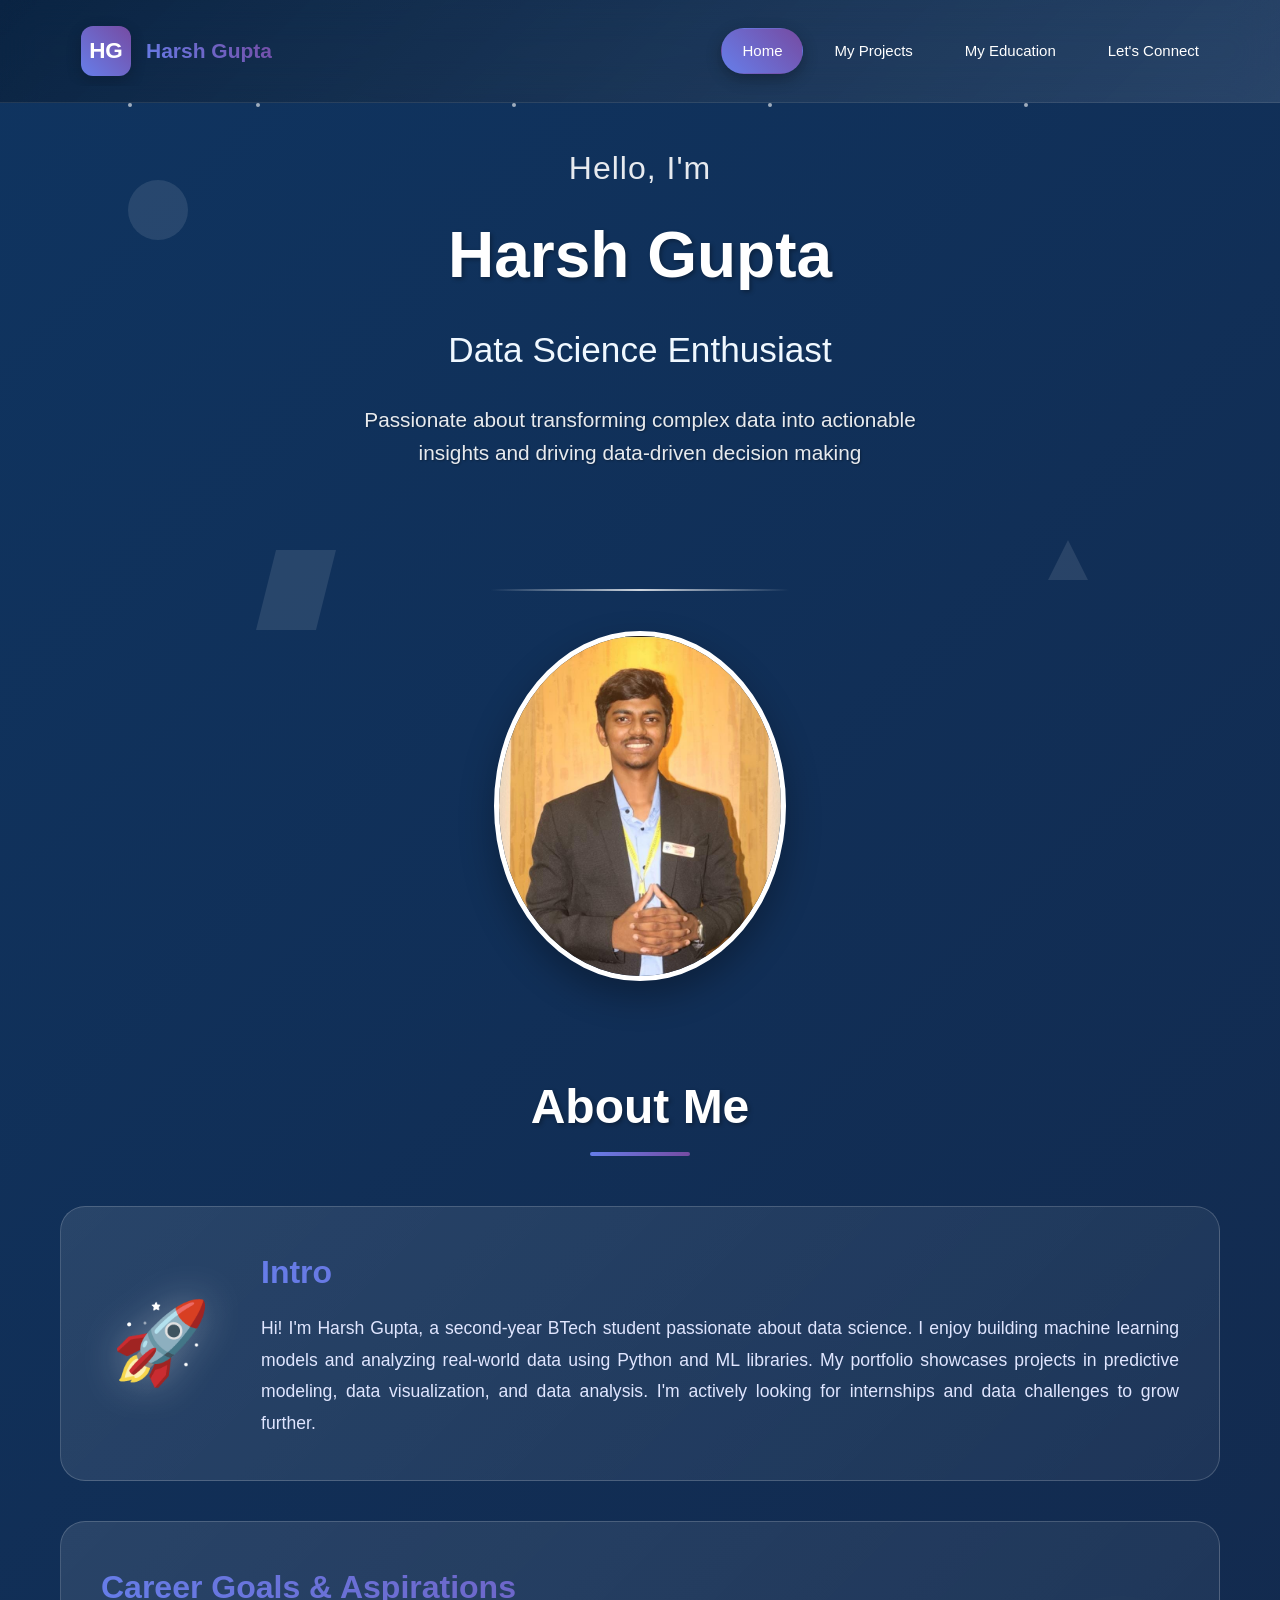
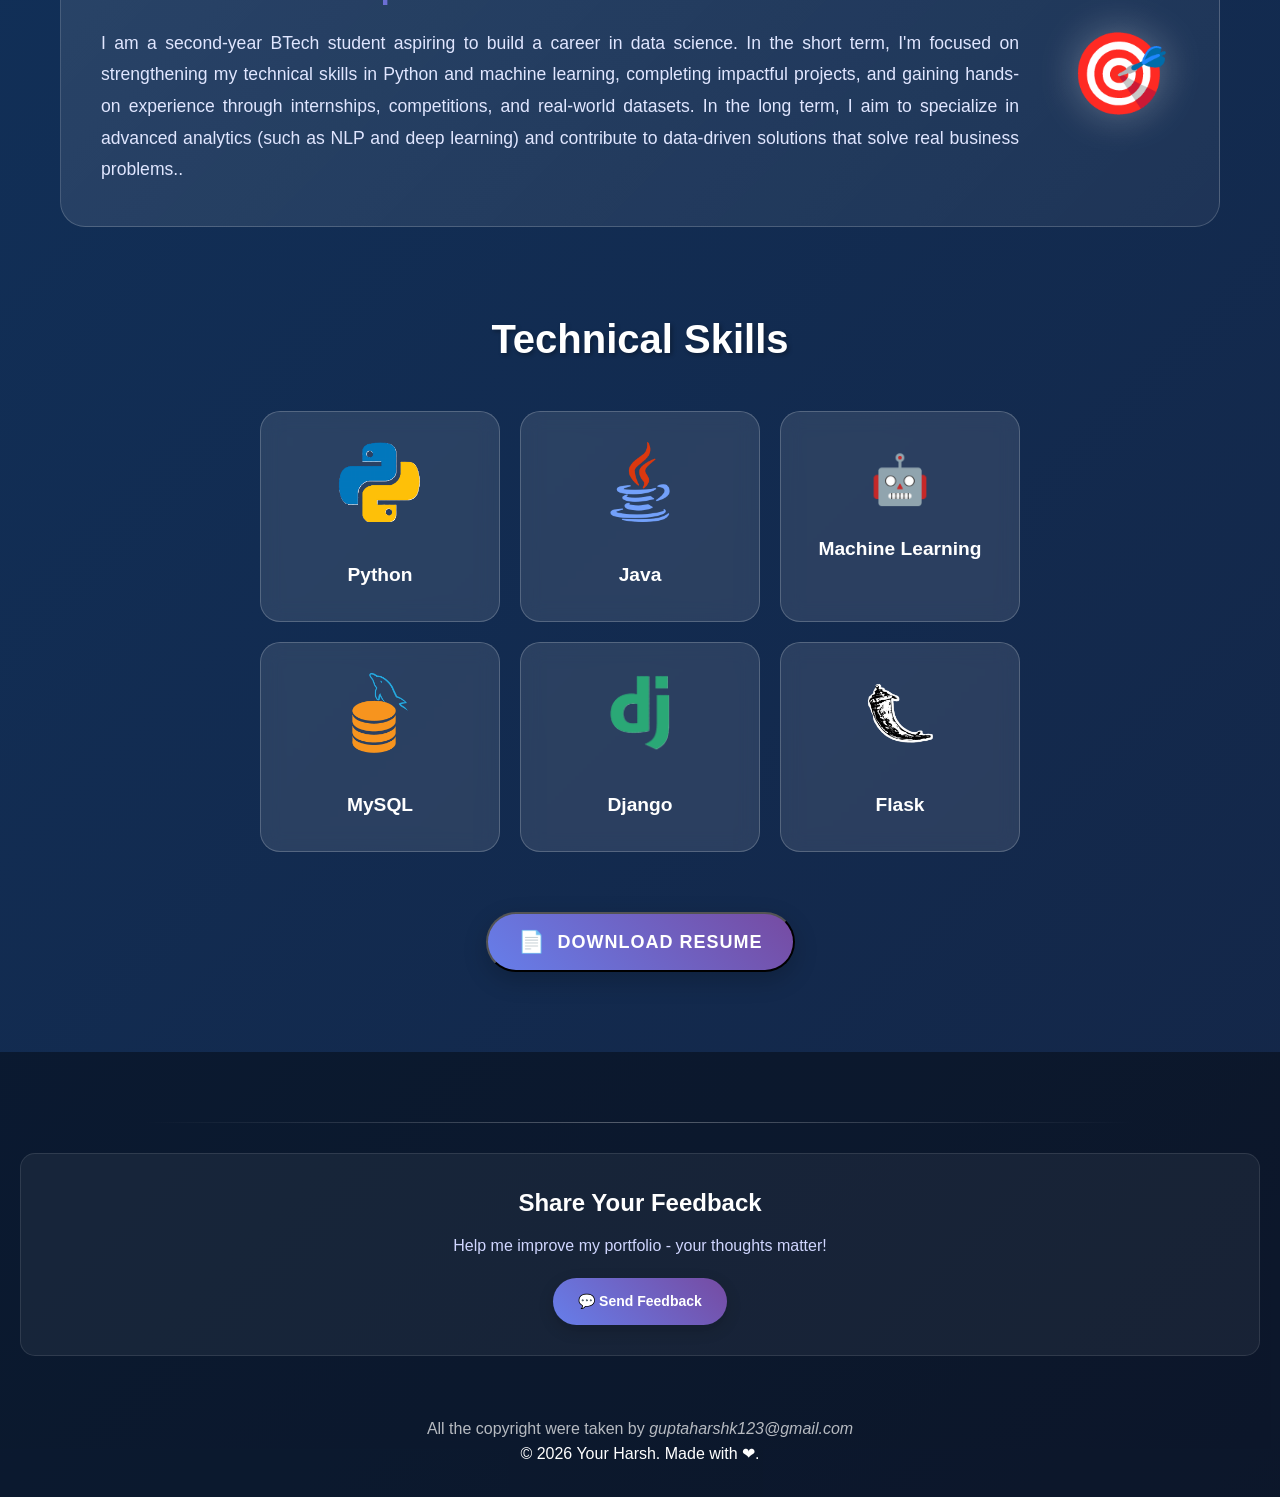
<file: index.html>
<!doctype html>
<html lang="en">
  <head>
    <meta charset="UTF-8" />
    <meta name="viewport" content="width=device-width, initial-scale=1.0" />
    <title>Harsh Gupta Portfolio</title>
    <link rel="stylesheet" href="styles.css" />
  </head>

  <body>
    <div class="floating-shapes">
      <div class="shape"></div>
      <div class="shape"></div>
      <div class="shape"></div>
    </div>

    <header>
      <div class="header-container">
        <a href="index.html" class="logo">
          <div class="logo-icon">HG</div>
          <div class="logo-text">
            <h1 class="logo-name">Harsh Gupta</h1>
            <p class="logo-subtitle"></p>
          </div>
        </a>
        <nav>
          <a href="index.html" class="active">Home</a>
          <a href="project.html">My Projects</a>
          <a href="Education.htm">My Education</a>
          <a href="contact.html">Let's Connect</a>
        </nav>
      </div>
    </header>

    <main>
      <section class="hero">
        <div class="hero-particles">
          <div class="particle"></div>
          <div class="particle"></div>
          <div class="particle"></div>
          <div class="particle"></div>
          <div class="particle"></div>
        </div>
        <div class="hero-content">
          <p class="hero-greeting animate-slide-up" style="font-size: 32px">Hello, I'm</p>
          <h1 class="animate-fade-in">Harsh Gupta</h1>
          <h2 class="typing-animation animate-slide-left">Data Science Enthusiast</h2>
          <p class="hero-description animate-slide-up-delay">
            Passionate about transforming complex data into actionable insights
            and driving data-driven decision making
          </p>
        </div>
      </section>

      <hr />

      <section class="profile">
        <img
          src="Harsh profile pic.jpeg"
          height="350px"
          alt="Harsh Gupta - Data Science Enthusiast"
        />
      </section>

      <section class="about-me">
        <h3>About Me</h3>
        <div class="about-content">
          <div class="about-card">
            <div class="about-icon">🚀</div>
            <div class="about-text">
              <h4>Intro</h4>
              <p>
                Hi! I'm Harsh Gupta, a second-year BTech student passionate
                about data science. I enjoy building machine learning models and
                analyzing real-world data using Python and ML libraries. My
                portfolio showcases projects in predictive modeling, data
                visualization, and data analysis. I'm actively looking for
                internships and data challenges to grow further.
              </p>
            </div>
          </div>

          <div class="about-card">
            <div class="about-icon">🎯</div>
            <div class="about-text">
              <h4>Career Goals & Aspirations</h4>
              <p>
                I am a second-year BTech student aspiring to build a career in
                data science. In the short term, I'm focused on strengthening my
                technical skills in Python and machine learning, completing
                impactful projects, and gaining hands-on experience through
                internships, competitions, and real-world datasets. In the long
                term, I aim to specialize in advanced analytics (such as NLP and
                deep learning) and contribute to data-driven solutions that
                solve real business problems..
              </p>
            </div>
          </div>

          
      </section>

      <section class="skills" id="skills">
        <h3>Technical Skills</h3>
        <div class="skills-grid">
          <div class="skill-item" data-skill="Python">
            <div class="skill-icon">
              <img src="pyn.png" height="80px" alt="Python" />
            </div>
            <span>Python</span>
          </div>
          <div class="skill-item" data-skill="Data Analysis">
            <div class="skill-icon">
              <img src="java.png" height="80px" alt="Java" />
            </div>
            <span>Java</span>
          </div>
          <div class="skill-item" data-skill="Machine Learning">
            <div class="skill-icon">🤖</div>
            <span>Machine Learning</span>
          </div>

          <div class="skill-item" data-skill="SQL">
            <div class="skill-icon">
              <img src="sql1.png" height="80px" alt="My Sql" />
            </div>
            <span>MySQL</span>
          </div>
          <div class="skill-item" data-skill="Django">
            <div class="skill-icon">
              <img src="dj.png" height="80px" alt="Django" />
            </div>
            <span>Django</span>
          </div>
          <div class="skill-item" data-skill="Visualization">
            <div class="skill-icon">
              <img src="flask1.png" height="80px" alt="Django" />
            </div>
            <span>Flask</span>
          </div>
        </div>
      </section>

      <section class="resume-section">
        <button onclick="openResumeModal()" class="resume-btn">
          <span class="resume-icon">📄</span>
          Download Resume
        </button>
      </section>

      <!-- Resume Modal -->
      <div id="resumeModal" class="modal">
        <div class="modal-content">
          <span class="close" onclick="closeResumeModal()">&times;</span>
          <h3>📄 My Resume</h3>
          <p>Choose how you'd like to access my resume:</p>
          <div class="modal-buttons">
            <a
              href="HarshResume.pdf"
              download="Harsh_Gupta_Resume.pdf"
              class="modal-btn download-btn"
            >
              <span></span> Download PDF
            </a>
            <a
              href="HarshResume.pdf"
              target="_blank"
              class="modal-btn view-btn"
            >
              <span></span> View Online
            </a>
          </div>
        </div>
      </div>
    </main>

    <footer>
      <div class="footer-divider"></div>
      <section class="footer-feedback">
        <h4>Share Your Feedback</h4>
        <p>Help me improve my portfolio - your thoughts matter!</p>
        <a
          href="https://mail.google.com/mail/?view=cm&fs=1&to=guptaharshk123@gmail.com&su=Portfolio Feedback&body=Hi Harsh,%0D%0A%0D%0AHere's my feedback on your portfolio:%0D%0A%0D%0A"
          target="_blank"
          class="feedback-btn"
        >
          💬 Send Feedback
        </a>
      </section>

      <div class="footer-copyright">
        <h3>All the copyright were taken by <i>guptaharshk123@gmail.com</i></h3>
        <p>&copy; 2026 Your Harsh. Made with &#10084;.</p>
      </div>
    </footer>

    <script>
      function openResumeModal() {
        document.getElementById("resumeModal").style.display = "block";
      }

      function closeResumeModal() {
        document.getElementById("resumeModal").style.display = "none";
      }

      // Close modal when clicking outside of it
      window.onclick = function (event) {
        const modal = document.getElementById("resumeModal");
        if (event.target === modal) {
          closeResumeModal();
        }
      };

      // Close modal with Escape key
      document.addEventListener("keydown", function (event) {
        if (event.key === "Escape") {
          closeResumeModal();
        }
      });
    </script>
  </body>
</html>
</file>
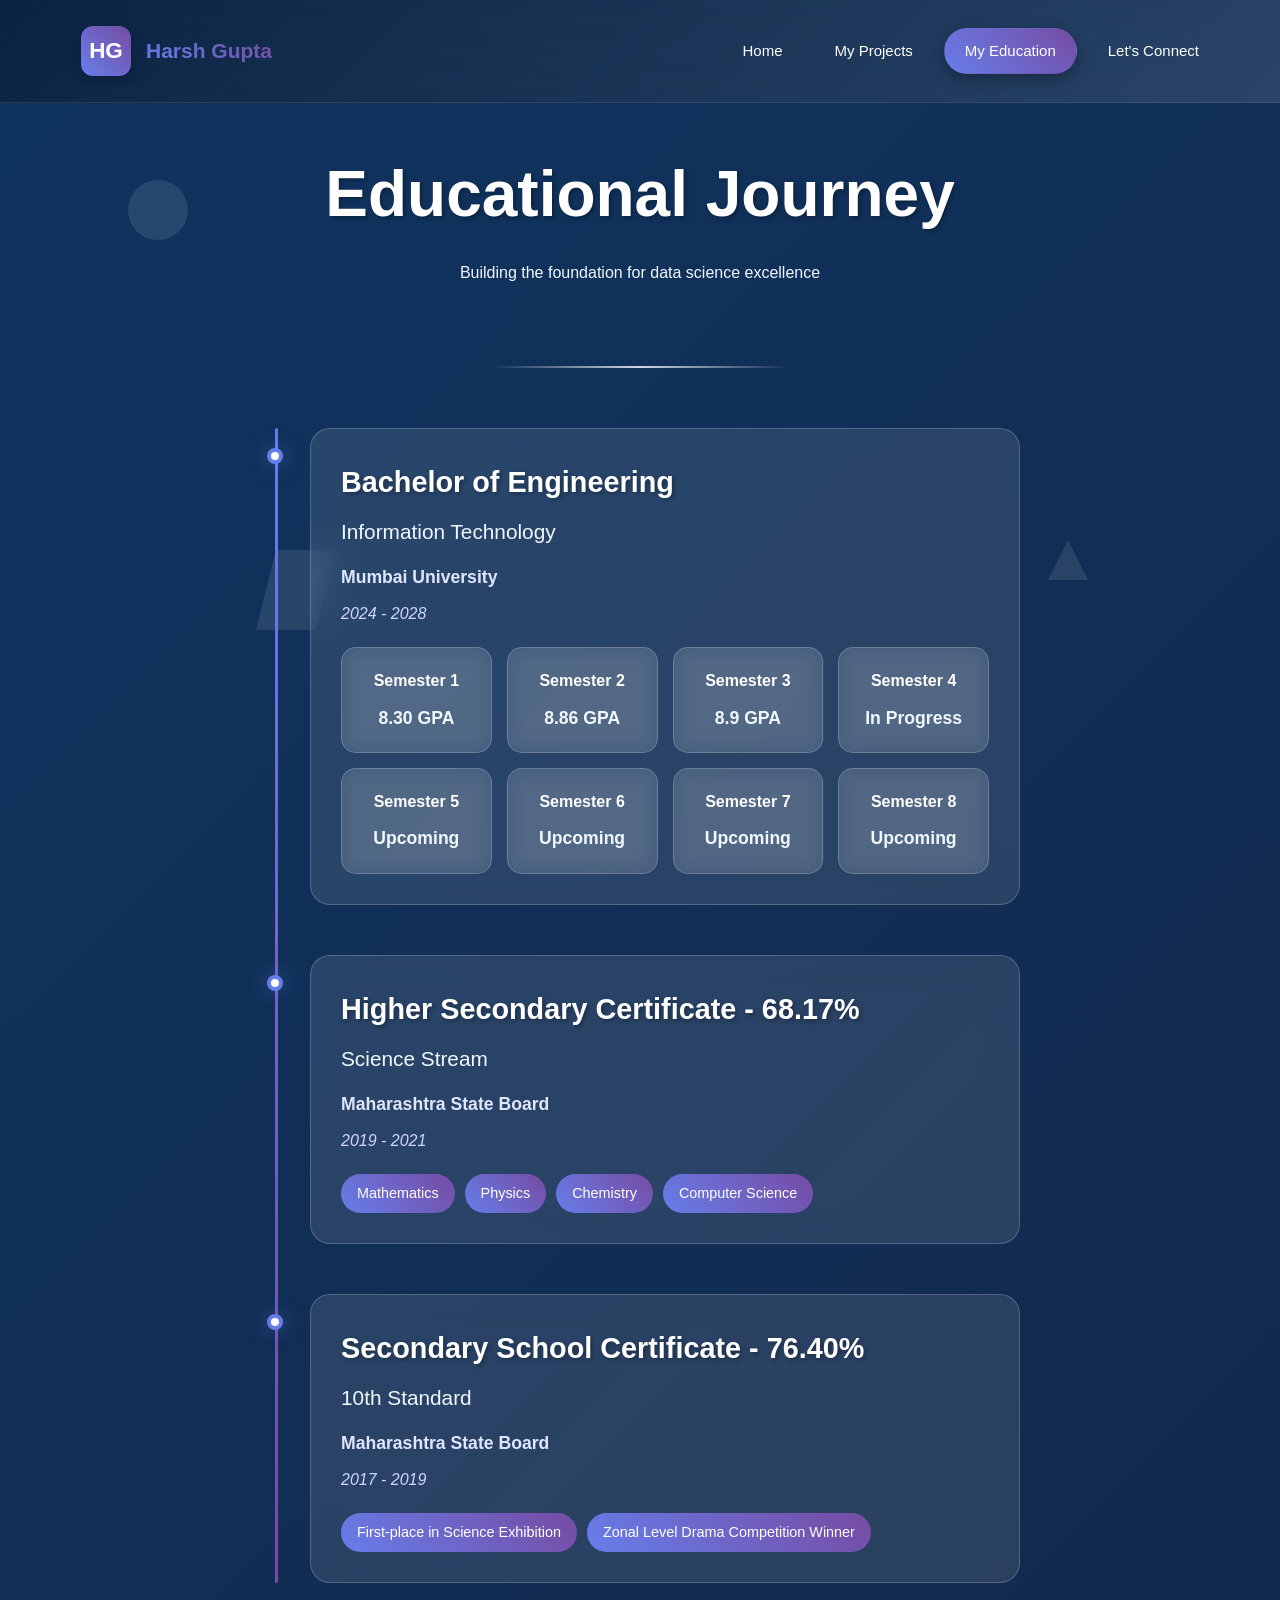
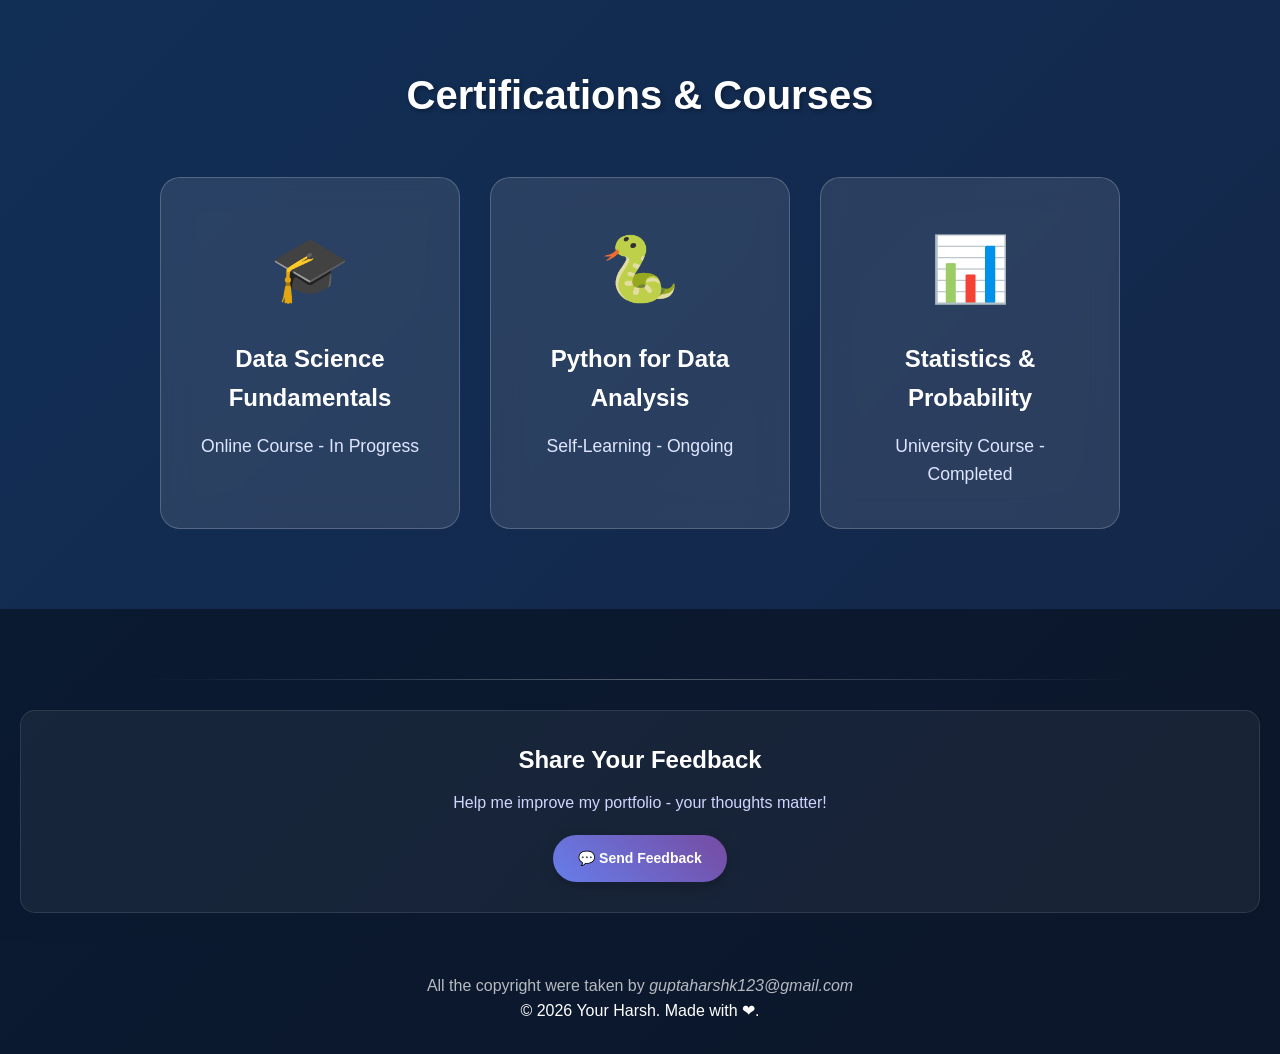
<file: Education.htm>
<!DOCTYPE html>
<html lang="en">
<head>
    <meta charset="UTF-8">
    <meta name="viewport" content="width=device-width, initial-scale=1.0">
    <title>Education - Harsh Gupta</title>
    <link rel="stylesheet" href="styles.css">
</head>
<body>
    <div class="floating-shapes">
        <div class="shape"></div>
        <div class="shape"></div>
        <div class="shape"></div>
    </div>
    
    <header>
        <div class="header-container">
            <a href="index.html" class="logo">
                <div class="logo-icon">HG</div>
                <div class="logo-text">
                    <h1 class="logo-name">Harsh Gupta</h1>
                    
                </div>
            </a>
            <nav>
                <a href="index.html">Home</a>
                <a href="project.html">My Projects</a>
                <a href="Education.htm" class="active">My Education</a>
                <a href="contact.html">Let's Connect</a>
            </nav>
        </div>
    </header>
    
    <main>
        <section class="hero">
            <h1>Educational Journey</h1>
            <p class="hyy">Building the foundation for data science excellence</p>
        </section>
        
        <hr>
        
        <section class="education-timeline">
            <div class="timeline-container">
                <div class="timeline-item">
                    <div class="timeline-dot"></div>
                    <div class="timeline-content">
                        <div class="education-card">
                            <h3>Bachelor of Engineering</h3>
                            <h4>Information Technology</h4>
                            <p class="institution">Mumbai University</p>
                            <p class="duration">2024 - 2028 </p>
                            <div class="semester-marks">
                                <div class="semester-card">
                                    <h4>Semester 1</h4>
                                    <p class="marks">8.30 GPA</p>
                                </div>
                                <div class="semester-card">
                                    <h4>Semester 2</h4>
                                    <p class="marks">8.86 GPA</p>
                                </div>
                                <div class="semester-card">
                                    <h4>Semester 3</h4>
                                    <p class="marks">8.9 GPA</p>
                                </div>
                                <div class="semester-card">
                                    <h4>Semester 4</h4>
                                    <p class="marks">In Progress</p>
                                </div>
                                <div class="semester-card">
                                    <h4>Semester 5</h4>
                                    <p class="marks">Upcoming</p>
                                </div>
                                <div class="semester-card">
                                    <h4>Semester 6</h4>
                                    <p class="marks">Upcoming</p>
                                </div>
                                <div class="semester-card">
                                    <h4>Semester 7</h4>
                                    <p class="marks">Upcoming</p>
                                </div>
                                <div class="semester-card">
                                    <h4>Semester 8</h4>
                                    <p class="marks">Upcoming</p>
                                </div>
                            </div>
                        </div>
                    </div>
                </div>
                
                <div class="timeline-item">
                    <div class="timeline-dot"></div>
                    <div class="timeline-content">
                        <div class="education-card">
                            <h3>Higher Secondary Certificate - 68.17%</h3>
                            <h4>Science Stream</h4>
                            <p class="institution">Maharashtra State Board</p>
                            <p class="duration">2019 - 2021</p>
                            <div class="subjects">
                                <span class="subject-tag">Mathematics</span>
                                <span class="subject-tag">Physics</span>
                                <span class="subject-tag">Chemistry</span>
                                <span class="subject-tag">Computer Science</span>
                            </div>
                        </div>
                    </div>
                </div>
                <div class="timeline-item">
                    <div class="timeline-dot"></div>
                    <div class="timeline-content">
                        <div class="education-card">
                            <h3>Secondary School Certificate - 76.40%</h3>
                            <h4>10th Standard</h4>
                            <p class="institution">Maharashtra State Board</p>
                            <p class="duration">2017 - 2019</p>
                            <div class="achievements">
                                <span class="achievement-tag">First-place in Science Exhibition</span>
                                <span class="achievement-tag">Zonal Level Drama Competition Winner</span>

                            </div>
                        </div>
                    </div>
                </div>
            </div>
        </section>
        
        <section class="certifications">
            <h2>Certifications & Courses</h2>
            <div class="cert-grid">
                <div class="cert-card">
                    <div class="cert-icon">🎓</div>
                    <h3>Data Science Fundamentals</h3>
                    <p>Online Course - In Progress</p>
                </div>
                <div class="cert-card">
                    <div class="cert-icon">🐍</div>
                    <h3>Python for Data Analysis</h3>
                    <p>Self-Learning - Ongoing</p>
                </div>
                <div class="cert-card">
                    <div class="cert-icon">📊</div>
                    <h3>Statistics & Probability</h3>
                    <p>University Course - Completed</p>
                </div>
            </div>
        </section>
    </main>
    
    <footer>
        <div class="footer-divider"></div>
        <section class="footer-feedback">
            <h4>Share Your Feedback</h4>
            <p>Help me improve my portfolio - your thoughts matter!</p>
            <a href="https://mail.google.com/mail/?view=cm&fs=1&to=guptaharshk123@gmail.com&su=Portfolio Feedback&body=Hi Harsh,%0D%0A%0D%0AHere's my feedback on your portfolio:%0D%0A%0D%0A" target="_blank" class="feedback-btn">
                💬 Send Feedback
            </a>
        </section>
        
        
        
        <div class="footer-copyright">
            <h3>All the copyright were taken by <i>guptaharshk123@gmail.com</i></h3>
            <p>&copy; 2026 Your Harsh. Made with &#10084;.</p>
        </div>
    </footer>
</body>
</html>
</file>
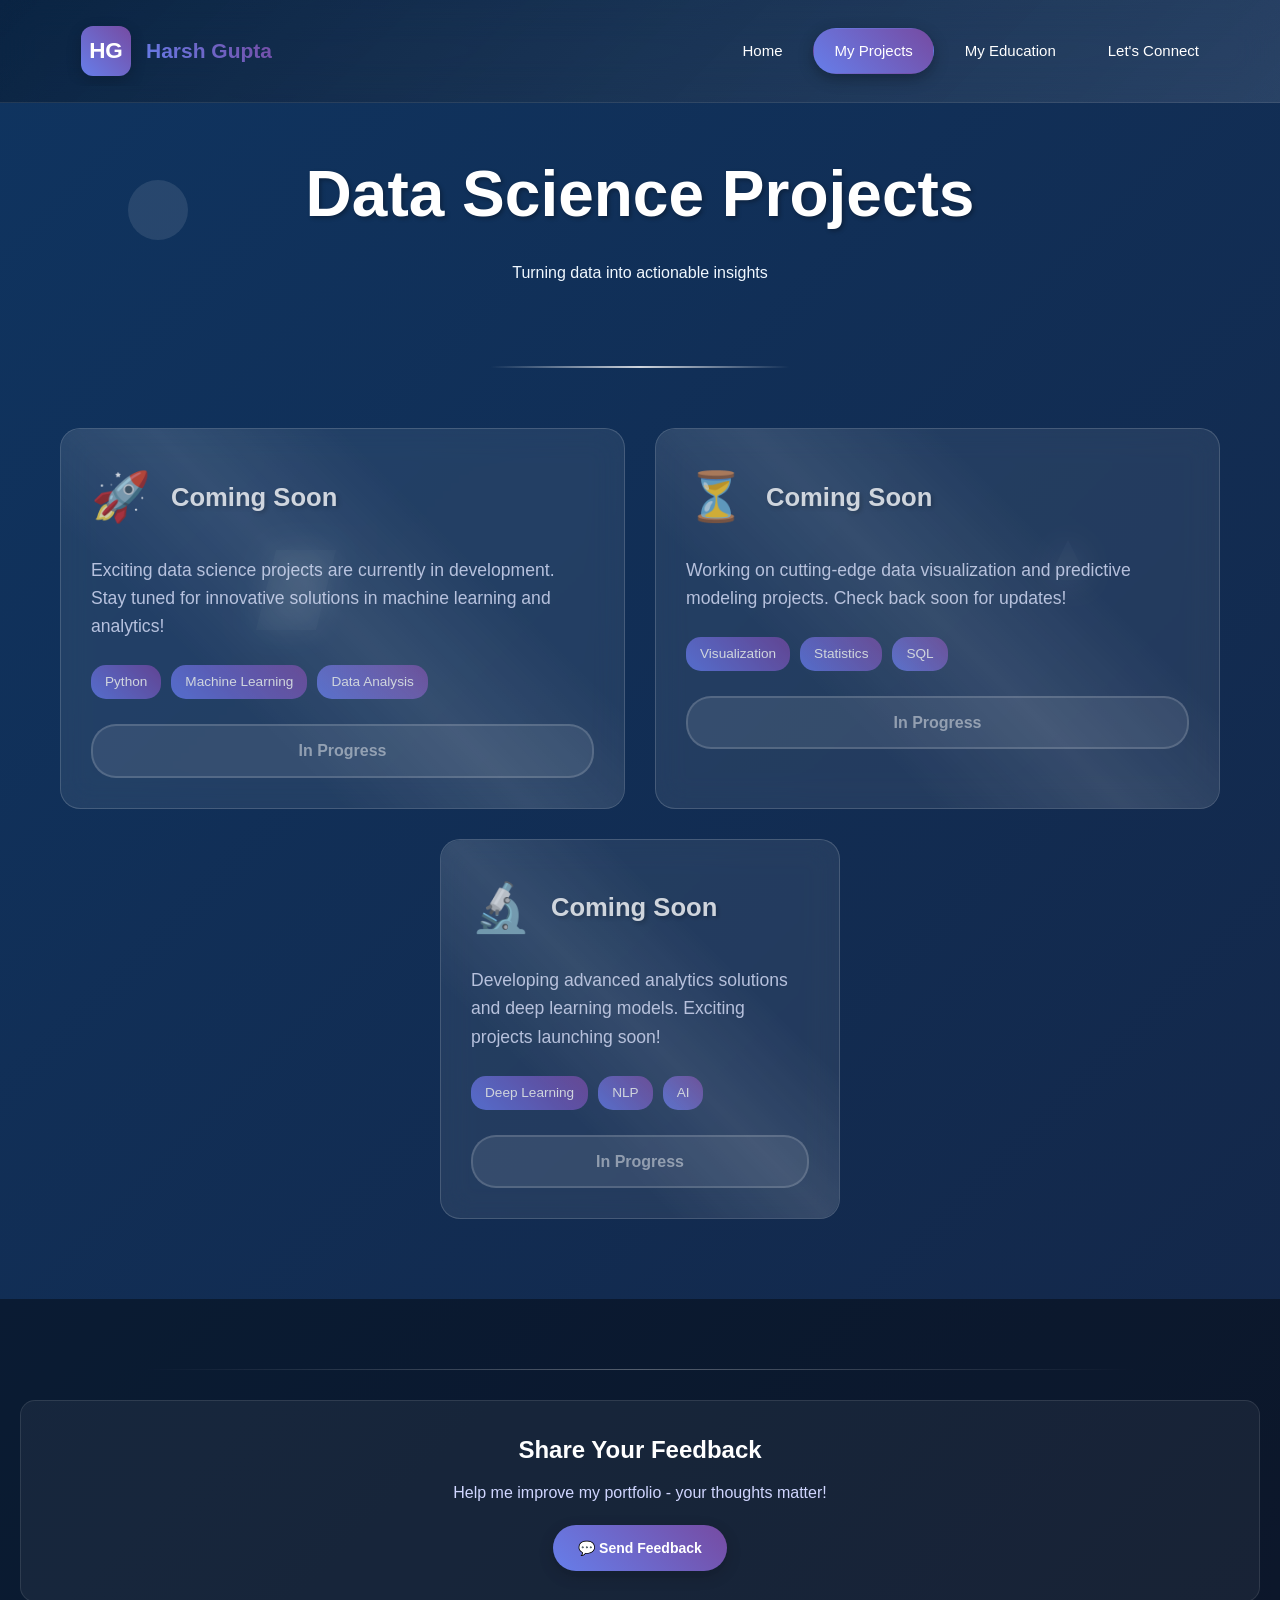
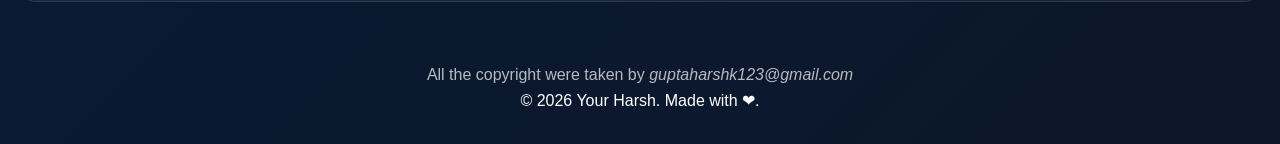
<file: project.html>
<!DOCTYPE html>
<html lang="en">
<head>
    <meta charset="UTF-8">
    <meta name="viewport" content="width=device-width, initial-scale=1.0">
    <title>Projects - Harsh Gupta</title>
    <link rel="stylesheet" href="styles.css">
</head>
<body>
    <div class="floating-shapes">
        <div class="shape"></div>
        <div class="shape"></div>
        <div class="shape"></div>
    </div>
    
    <header>
        <div class="header-container">
            <a href="index.html" class="logo">
                <div class="logo-icon">HG</div>
                <div class="logo-text">
                    <h1 class="logo-name">Harsh Gupta</h1>
                    
                </div>
            </a>
            <nav>
                <a href="index.html">Home</a>
                <a href="project.html" class="active">My Projects</a>
                <a href="Education.htm">My Education</a>
                <a href="contact.html">Let's Connect</a>
            </nav>
        </div>
    </header>
    
    <main>
        <section class="hero">
            <h1>Data Science Projects</h1>
            <p class="hyy">Turning data into actionable insights</p>
        </section>
        
        <hr>
        
        <section class="projects-grid">
            <div class="project-card coming-soon 1">
                <div class="project-header">
                    <div class="project-icon">🚀</div>
                    <h3>Coming Soon</h3>
                </div>
                <p class="project-description">
                    Exciting data science projects are currently in development. 
                    Stay tuned for innovative solutions in machine learning and analytics!
                </p>
                <div class="tech-stack">
                    <span class="tech-tag">Python</span>
                    <span class="tech-tag">Machine Learning</span>
                    <span class="tech-tag">Data Analysis</span>
                </div>
                <div class="project-links">
                    <span class="btn-disabled">In Progress</span>
                </div>
            </div>
            
            <div class="project-card coming-soon 2">
                <div class="project-header">
                    <div class="project-icon">⏳</div>
                    <h3>Coming Soon</h3>
                </div>
                <p class="project-description">
                    Working on cutting-edge data visualization and predictive modeling projects. 
                    Check back soon for updates!
                </p>
                <div class="tech-stack">
                    <span class="tech-tag">Visualization</span>
                    <span class="tech-tag">Statistics</span>
                    <span class="tech-tag">SQL</span>
                </div>
                <div class="project-links">
                    <span class="btn-disabled">In Progress</span>
                </div>
            </div>
            
            <div class="project-card coming-soon 3">
                <div class="project-header">
                    <div class="project-icon">🔬</div>
                    <h3>Coming Soon</h3>
                </div>
                <p class="project-description">
                    Developing advanced analytics solutions and deep learning models. 
                    Exciting projects launching soon!
                </p>
                <div class="tech-stack">
                    <span class="tech-tag">Deep Learning</span>
                    <span class="tech-tag">NLP</span>
                    <span class="tech-tag">AI</span>
                </div>
                <div class="project-links">
                    <span class="btn-disabled">In Progress</span>
                </div>
            </div>
        </section>
    </main>
    
    <footer>
        <div class="footer-divider"></div>
        <section class="footer-feedback">
            <h4>Share Your Feedback</h4>
            <p>Help me improve my portfolio - your thoughts matter!</p>
            <a href="https://mail.google.com/mail/?view=cm&fs=1&to=guptaharshk123@gmail.com&su=Portfolio Feedback&body=Hi Harsh,%0D%0A%0D%0AHere's my feedback on your portfolio:%0D%0A%0D%0A" target="_blank" class="feedback-btn">
                💬 Send Feedback
            </a>
        </section>
        
        
        
        <div class="footer-copyright">
            <h3>All the copyright were taken by <i>guptaharshk123@gmail.com</i></h3>
            <p>&copy; 2026 Your Harsh. Made with &#10084;.</p>
        </div>
    </footer>
</body>
</html>
</file>
<file: styles.css>
* {
    margin: 0;
    padding: 0;
    box-sizing: border-box;
}

body {
    font-family: 'Segoe UI', Tahoma, Geneva, Verdana, sans-serif;
    background: linear-gradient(-45deg, #0f0f23, #1a1a2e, #16213e, #0f3460);
    background-size: 400% 400%;
    animation: gradientShift 15s ease infinite;
    min-height: 100vh;
    color: #333;
    line-height: 1.6;
}

@keyframes gradientShift {
    0% { background-position: 0% 50%; }
    50% { background-position: 100% 50%; }
    100% { background-position: 0% 50%; }
}

header {
    background: linear-gradient(135deg, rgba(0,0,0,0.3), rgba(255,255,255,0.1));
    backdrop-filter: blur(20px);
    padding: 15px 0;
    position: sticky;
    top: 0;
    z-index: 100;
    animation: slideDown 1s ease-out;
    border-bottom: 1px solid rgba(255,255,255,0.1);
}

.header-container {
    max-width: 1200px;
    margin: 0 auto;
    display: flex;
    justify-content: space-between;
    align-items: center;
    padding: 0 20px;
}

.logo {
    display: flex;
    align-items: center;
    gap: 15px;
    color: white;
    text-decoration: none;
    transition: all 0.3s ease;
}

.logo-icon {
    width: 50px;
    height: 50px;
    background: linear-gradient(45deg, #667eea, #764ba2);
    border-radius: 12px;
    display: flex;
    align-items: center;
    justify-content: center;
    font-size: 1.5em;
    font-weight: bold;
    color: white;
    box-shadow: 0 5px 15px rgba(0,0,0,0.2);
    transition: all 0.3s ease;
}

.logo:hover .logo-icon {
    transform: rotate(10deg) scale(1.1);
    box-shadow: 0 8px 25px rgba(0,0,0,0.3);
}

.logo-text {
    display: flex;
    flex-direction: column;
}

.logo-name {
    font-size: 1.4em;
    font-weight: 700;
    margin: 0;
    background: linear-gradient(45deg, #667eea, #764ba2);
    -webkit-background-clip: text;
    -webkit-text-fill-color: transparent;
    background-clip: text;
}

.logo-subtitle {
    font-size: 0.8em;
    color: rgba(255,255,255,0.8);
    margin: 0;
    font-weight: 400;
}

header nav {
    display: flex;
    gap: 10px;
}

header a {
    color: white;
    text-decoration: none;
    font-size: 15px;
    font-weight: 500;
    padding: 10px 20px;
    border-radius: 25px;
    transition: all 0.3s ease;
    position: relative;
    overflow: hidden;
    border: 1px solid transparent;
}

header a::before {
    content: '';
    position: absolute;
    top: 0;
    left: -100%;
    width: 100%;
    height: 100%;
    background: linear-gradient(90deg, transparent, rgba(255,255,255,0.1), transparent);
    transition: left 0.5s;
}

header a:hover::before {
    left: 100%;
}

header a:hover {
    background: rgba(255, 255, 255, 0.1);
    border-color: rgba(255,255,255,0.2);
    transform: translateY(-2px);
    box-shadow: 0 5px 15px rgba(0, 0, 0, 0.2);
}

header a.active {
    background: linear-gradient(45deg, #667eea, #764ba2);
    box-shadow: 0 5px 15px rgba(0,0,0,0.3);
}

@media (max-width: 768px) {
    .header-container {
        flex-direction: row;
        justify-content: space-between;
        align-items: center;
        padding: 10px 20px;
    }
    
    .logo {
        gap: 10px;
    }
    
    .logo-icon {
        width: 35px;
        height: 35px;
        font-size: 1.2em;
    }
    
    .logo-name {
        font-size: 1.1em;
    }
    
    .logo-subtitle {
        font-size: 0.7em;
    }
    
    header nav {
        gap: 5px;
    }
    
    header a {
        font-size: 12px;
        padding: 6px 12px;
    }
}

.hero {
    text-align: center;
    padding: 40px 20px;
    animation: fadeInUp 1.5s ease-out 0.5s both;
    position: relative;
    overflow: hidden;
}

.hero-particles {
    position: absolute;
    top: 0;
    left: 0;
    width: 100%;
    height: 100%;
    pointer-events: none;
}

.particle {
    position: absolute;
    width: 4px;
    height: 4px;
    background: rgba(255, 255, 255, 0.6);
    border-radius: 50%;
    animation: floatParticle 6s infinite linear;
}

.particle:nth-child(1) {
    left: 20%;
    animation-delay: 0s;
    animation-duration: 8s;
}

.particle:nth-child(2) {
    left: 40%;
    animation-delay: 2s;
    animation-duration: 6s;
}

.particle:nth-child(3) {
    left: 60%;
    animation-delay: 4s;
    animation-duration: 7s;
}

.particle:nth-child(4) {
    left: 80%;
    animation-delay: 1s;
    animation-duration: 9s;
}

.particle:nth-child(5) {
    left: 10%;
    animation-delay: 3s;
    animation-duration: 5s;
}

@keyframes floatParticle {
    0% {
        transform: translateY(100vh) scale(0);
        opacity: 0;
    }
    10% {
        opacity: 1;
    }
    90% {
        opacity: 1;
    }
    100% {
        transform: translateY(-100px) scale(1);
        opacity: 0;
    }
}

.animate-slide-up {
    animation: slideUpFade 1s ease-out 0.5s both;
}

.animate-fade-in {
    animation: fadeInScale 1.2s ease-out 0.8s both;
}

.animate-slide-left {
    animation: slideLeftFade 1s ease-out 1.1s both;
}

.animate-slide-up-delay {
    animation: slideUpFade 1s ease-out 1.4s both;
}

@keyframes slideUpFade {
    from {
        transform: translateY(30px);
        opacity: 0;
    }
    to {
        transform: translateY(0);
        opacity: 1;
    }
}

@keyframes fadeInScale {
    from {
        transform: scale(0.8);
        opacity: 0;
    }
    to {
        transform: scale(1);
        opacity: 1;
    }
}

@keyframes slideLeftFade {
    from {
        transform: translateX(-50px);
        opacity: 0;
    }
    to {
        transform: translateX(0);
        opacity: 1;
    }
}

.hero-content {
    max-width: 800px;
    margin: 0 auto;
}

.hero-greeting {
    font-size: 1.2em;
    color: rgba(255, 255, 255, 0.9);
    margin-bottom: 10px;
    font-weight: 300;
    letter-spacing: 1px;
}

.hero h1 {
    font-size: 4em;
    color: white;
    margin-bottom: 15px;
    text-shadow: 2px 2px 4px rgba(0, 0, 0, 0.3);
    animation: bounceIn 2s ease-out;
    font-weight: 700;
}

.hero h2 {
    font-size: 2.2em;
    color: #f0f8ff;
    margin-bottom: 25px;
    font-weight: 400;
}

.hero-description {
    font-size: 1.3em;
    color: rgba(255, 255, 255, 0.9);
    max-width: 600px;
    margin: 0 auto 40px;
    text-shadow: 1px 1px 2px rgba(0, 0, 0, 0.3);
    line-height: 1.6;
}

.hero-stats {
    display: flex;
    justify-content: center;
    gap: 50px;
    margin-top: 40px;
    animation: fadeInUp 1.5s ease-out 1.2s both;
}

.stat-item {
    display: flex;
    flex-direction: column;
    align-items: center;
    background: rgba(255, 255, 255, 0.1);
    backdrop-filter: blur(10px);
    padding: 20px 25px;
    border-radius: 15px;
    border: 1px solid rgba(255, 255, 255, 0.2);
    transition: all 0.3s ease;
}

.stat-item:hover {
    transform: translateY(-5px);
    background: rgba(255, 255, 255, 0.15);
    box-shadow: 0 10px 30px rgba(0, 0, 0, 0.2);
}

.stat-number {
    font-size: 1.8em;
    font-weight: 700;
    color: white;
    margin-bottom: 5px;
    background: linear-gradient(45deg, #667eea, #764ba2);
    -webkit-background-clip: text;
    -webkit-text-fill-color: transparent;
    background-clip: text;
}

.stat-label {
    font-size: 0.9em;
    color: rgba(255, 255, 255, 0.8);
    text-transform: uppercase;
    letter-spacing: 1px;
    font-weight: 500;
}

@media (max-width: 768px) {
    .hero h1 { font-size: 2.8em; }
    .hero h2 { font-size: 1.8em; }
    .hero-stats { 
        flex-direction: column;
        gap: 20px;
        align-items: center;
    }
    .stat-item {
        width: 200px;
    }
}

.profile {
    text-align: center;
    margin: 40px 0;
    animation: fadeInUp 1.5s ease-out 1s both;
}

.profile img {
    border-radius: 50%;
    border: 5px solid white;
    box-shadow: 0 15px 35px rgba(0, 0, 0, 0.3);
    transition: transform 0.3s ease;
    animation: float 6s ease-in-out infinite;
}

.profile img:hover {
    transform: scale(1.1);
}

@keyframes float {
    0%, 100% { transform: translateY(0px); }
    50% { transform: translateY(-10px); }
}

.about-me {
    max-width: 1200px;
    margin: 80px auto;
    padding: 0 20px;
    animation: fadeInUp 1.5s ease-out 1.2s both;
}

.about-me h3 {
    text-align: center;
    color: white;
    font-size: 3em;
    margin-bottom: 60px;
    text-shadow: 2px 2px 4px rgba(0, 0, 0, 0.3);
    position: relative;
}

.about-me h3::after {
    content: '';
    position: absolute;
    bottom: -10px;
    left: 50%;
    transform: translateX(-50%);
    width: 100px;
    height: 4px;
    background: linear-gradient(90deg, #667eea, #764ba2);
    border-radius: 2px;
}

.about-content {
    display: flex;
    flex-direction: column;
    gap: 40px;
}

.about-card {
    display: flex;
    align-items: center;
    gap: 40px;
    background: linear-gradient(135deg, rgba(255,255,255,0.1), rgba(255,255,255,0.05));
    border: 1px solid rgba(255,255,255,0.18);
    border-radius: 25px;
    padding: 40px;
    transition: all 0.4s cubic-bezier(0.175, 0.885, 0.32, 1.275);
    position: relative;
    overflow: hidden;
}

.about-card::before {
    content: '';
    position: absolute;
    top: 0;
    left: -100%;
    width: 100%;
    height: 100%;
    background: linear-gradient(90deg, transparent, rgba(255,255,255,0.1), transparent);
    transition: left 0.6s;
}

.about-card:hover::before {
    left: 100%;
}

.about-card:hover {
    transform: translateX(20px);
    box-shadow: -10px 20px 40px rgba(0,0,0,0.3);
    border-color: rgba(255,255,255,0.3);
}

.about-card:nth-child(even) {
    flex-direction: row-reverse;
}

.about-card:nth-child(even):hover {
    transform: translateX(-20px);
}

.about-icon {
    font-size: 5em;
    min-width: 120px;
    text-align: center;
    filter: drop-shadow(0 0 20px rgba(255,255,255,0.3));
    transition: all 0.3s ease;
}

.about-card:hover .about-icon {
    transform: scale(1.2) rotate(10deg);
    filter: drop-shadow(0 0 30px rgba(255,255,255,0.5));
}

.about-text {
    flex: 1;
}

.about-card h4 {
    color: white;
    font-size: 2em;
    margin-bottom: 15px;
    font-weight: 700;
    background: linear-gradient(45deg, #667eea, #764ba2);
    -webkit-background-clip: text;
    -webkit-text-fill-color: transparent;
    background-clip: text;
}

.about-card p {
    color: #e0e6ff;
    font-size: 1.1em;
    line-height: 1.8;
    margin: 0;
    text-align: justify;
}

@media (max-width: 768px) {
    .about-card {
        flex-direction: column !important;
        text-align: center;
        gap: 20px;
    }
    
    .about-card:hover {
        transform: translateY(-10px) !important;
    }
    
    .about-icon {
        font-size: 4em;
    }
}

.skills {
    max-width: 800px;
    margin: 60px auto;
    padding: 0 20px;
    animation: fadeInUp 1.5s ease-out 1.3s both;
}

.skills h3 {
    text-align: center;
    color: white;
    font-size: 2.5em;
    margin-bottom: 40px;
    text-shadow: 2px 2px 4px rgba(0, 0, 0, 0.3);
}

.skills-grid {
    display: grid;
    grid-template-columns: repeat(auto-fit, minmax(200px, 1fr));
    gap: 20px;
    margin-top: 30px;
}

.skill-item {
    background: rgba(255, 255, 255, 0.1);
    backdrop-filter: blur(10px);
    padding: 30px 20px;
    border-radius: 20px;
    text-align: center;
    color: white;
    transition: all 0.3s ease;
    cursor: pointer;
    border: 1px solid rgba(255, 255, 255, 0.2);
}

.skill-item:hover {
    transform: translateY(-10px) scale(1.05);
    background: rgba(255, 255, 255, 0.2);
    box-shadow: 0 20px 40px rgba(0, 0, 0, 0.3);
}

.skill-icon {
    font-size: 3em;
    margin-bottom: 15px;
    animation: bounce 2s infinite;
}

.skill-item:nth-child(even) .skill-icon {
    animation-delay: 0.5s;
}

@keyframes bounce {
    0%, 20%, 50%, 80%, 100% { transform: translateY(0); }
    40% { transform: translateY(-10px); }
    60% { transform: translateY(-5px); }
}

.skill-item span {
    font-size: 1.2em;
    font-weight: 600;
}

.social-links {
    text-align: center;
    margin: 50px 0;
    animation: fadeInUp 1.5s ease-out 1.6s both;
}

.social-links img {
    border-radius: 15px;
    transition: all 0.3s ease;
    box-shadow: 0 10px 25px rgba(0, 0, 0, 0.2);
    margin: 0 10px;
}

.social-links img[src*="github"], .social-links img[src*="25231"] {
    background: white;
    padding: 10px;
    filter: invert(0);
}

.social-links img:hover {
    transform: scale(1.2) rotate(5deg);
    filter: brightness(1.2);
}

.feedback-section {
    max-width: 600px;
    margin: 60px auto;
    padding: 0 20px;
    text-align: center;
    animation: fadeInUp 1.5s ease-out 1.9s both;
}

.feedback-section h3 {
    color: white;
    font-size: 2.2em;
    margin-bottom: 20px;
    text-shadow: 2px 2px 4px rgba(0, 0, 0, 0.3);
}

.contact-description {
    color: #e0e6ff;
    font-size: 1.2em;
    margin-bottom: 40px;
}

.email-btn {
    display: inline-flex;
    align-items: center;
    gap: 15px;
    background: linear-gradient(45deg, #667eea, #764ba2);
    color: white;
    padding: 18px 40px;
    border-radius: 50px;
    text-decoration: none;
    font-size: 18px;
    font-weight: 600;
    transition: all 0.3s ease;
    box-shadow: 0 10px 30px rgba(0, 0, 0, 0.2);
    text-transform: uppercase;
    letter-spacing: 1px;
    margin-bottom: 40px;
}

.email-btn:hover {
    transform: translateY(-5px);
    box-shadow: 0 15px 40px rgba(0, 0, 0, 0.3);
    background: linear-gradient(45deg, #764ba2, #667eea);
}

.email-icon {
    font-size: 1.3em;
    animation: bounce 2s infinite;
}

.contact-info {
    display: flex;
    flex-direction: column;
    gap: 15px;
    margin-top: 30px;
}

.contact-info p {
    color: #d0d6ff;
    font-size: 1.1em;
    margin: 0;
    display: flex;
    align-items: center;
    justify-content: center;
    gap: 10px;
}

textarea {
    width: 100%;
    padding: 20px;
    border: none;
    border-radius: 15px;
    background: rgba(255, 255, 255, 0.9);
    font-size: 16px;
    resize: vertical;
    min-height: 120px;
    transition: all 0.3s ease;
    box-shadow: 0 10px 30px rgba(0, 0, 0, 0.1);
    font-family: inherit;
}

textarea:focus {
    outline: none;
    transform: scale(1.02);
    box-shadow: 0 15px 40px rgba(0, 0, 0, 0.2);
    background: rgba(255, 255, 255, 0.95);
}

input[type="submit"] {
    background: linear-gradient(45deg, #667eea, #764ba2);
    color: white;
    border: none;
    padding: 15px 40px;
    border-radius: 30px;
    font-size: 16px;
    font-weight: 600;
    cursor: pointer;
    margin-top: 20px;
    transition: all 0.3s ease;
    box-shadow: 0 8px 25px rgba(0, 0, 0, 0.2);
    text-transform: uppercase;
    letter-spacing: 1px;
}

input[type="submit"]:hover {
    transform: translateY(-3px);
    box-shadow: 0 12px 35px rgba(0, 0, 0, 0.3);
    background: linear-gradient(45deg, #764ba2, #667eea);
}

footer {
    background: rgba(0, 0, 0, 0.4);
    color: white;
    text-align: center;
    padding: 40px 20px 30px;
    margin-top: 80px;
    animation: fadeInUp 1.5s ease-out 2.2s both;
}

.footer-feedback {
    margin-bottom: 40px;
    padding: 30px;
    background: rgba(255, 255, 255, 0.05);
    border-radius: 15px;
    border: 1px solid rgba(255, 255, 255, 0.1);
}

.footer-feedback h4 {
    color: white;
    font-size: 1.5em;
    margin-bottom: 10px;
    font-weight: 600;
}

.footer-feedback p {
    color: #d0d6ff;
    font-size: 1em;
    margin-bottom: 20px;
}

.feedback-btn {
    display: inline-flex;
    align-items: center;
    gap: 8px;
    background: linear-gradient(45deg, #667eea, #764ba2);
    color: white;
    padding: 12px 25px;
    border-radius: 25px;
    text-decoration: none;
    font-size: 14px;
    font-weight: 600;
    transition: all 0.3s ease;
    box-shadow: 0 5px 15px rgba(0, 0, 0, 0.2);
}

.feedback-btn:hover {
    transform: translateY(-2px);
    box-shadow: 0 8px 20px rgba(0, 0, 0, 0.3);
    background: linear-gradient(45deg, #764ba2, #667eea);
}

.footer-divider {
    width: 80%;
    height: 1px;
    background: linear-gradient(90deg, transparent, rgba(255,255,255,0.3), transparent);
    margin: 30px auto;
    border: none;
}

.footer-copyright {
    padding-top: 20px;
}

.footer-copyright h3 {
    font-size: 1em;
    font-weight: 400;
    margin: 0;
    color: rgba(255, 255, 255, 0.7);
}

/* Contact Page Styles */
.contact-methods {
    max-width: 1000px;
    margin: 60px auto;
    padding: 0 20px;
}

.contact-grid {
    display: grid;
    grid-template-columns: repeat(auto-fit, minmax(250px, 1fr));
    gap: 30px;
    margin-bottom: 60px;
}

.contact-card {
    background: rgba(255, 255, 255, 0.1);
    backdrop-filter: blur(15px);
    padding: 40px 30px;
    border-radius: 20px;
    border: 1px solid rgba(255, 255, 255, 0.2);
    text-align: center;
    transition: all 0.3s ease;
    animation: fadeInUp 1s ease-out;
}

.contact-card:hover {
    transform: translateY(-10px);
    background: rgba(255, 255, 255, 0.15);
    box-shadow: 0 25px 50px rgba(0, 0, 0, 0.3);
}

.contact-icon {
    font-size: 4em;
    margin-bottom: 20px;
    animation: bounce 2s infinite;
}

.contact-card h3 {
    color: white;
    font-size: 1.8em;
    margin-bottom: 15px;
    text-shadow: 2px 2px 4px rgba(0, 0, 0, 0.3);
}

.contact-card p {
    color: #e0e6ff;
    font-size: 1.1em;
    margin-bottom: 25px;
}

.contact-btn {
    display: inline-block;
    background: linear-gradient(45deg, #667eea, #764ba2);
    color: white;
    padding: 12px 25px;
    border-radius: 25px;
    text-decoration: none;
    font-weight: 600;
    transition: all 0.3s ease;
    box-shadow: 0 5px 15px rgba(0, 0, 0, 0.2);
}

.contact-btn:hover {
    transform: translateY(-2px);
    box-shadow: 0 8px 20px rgba(0, 0, 0, 0.3);
    background: linear-gradient(45deg, #764ba2, #667eea);
}

.contact-info-section {
    max-width: 800px;
    margin: 80px auto;
    padding: 0 20px;
    text-align: center;
}

.contact-info-section h2 {
    color: white;
    font-size: 2.5em;
    margin-bottom: 50px;
    text-shadow: 2px 2px 4px rgba(0, 0, 0, 0.3);
}

.info-grid {
    display: grid;
    grid-template-columns: repeat(auto-fit, minmax(300px, 1fr));
    gap: 30px;
}

.info-item {
    display: flex;
    align-items: center;
    gap: 20px;
    background: rgba(255, 255, 255, 0.1);
    padding: 25px;
    border-radius: 15px;
    border: 1px solid rgba(255, 255, 255, 0.2);
    transition: all 0.3s ease;
}

.info-item:hover {
    background: rgba(255, 255, 255, 0.15);
    transform: translateX(10px);
}

.info-icon {
    font-size: 2.5em;
    min-width: 60px;
}

.info-item h4 {
    color: white;
    font-size: 1.3em;
    margin-bottom: 5px;
}

.info-item p {
    color: #e0e6ff;
    margin: 0;
}

/* Personal Side Section */
.personal-side {
    max-width: 1200px;
    margin: 80px auto;
    padding: 0 20px;
    animation: fadeInUp 1.5s ease-out 1.4s both;
}

.personal-side h3 {
    text-align: center;
    color: white;
    font-size: 2.8em;
    margin-bottom: 50px;
    text-shadow: 2px 2px 4px rgba(0, 0, 0, 0.3);
    position: relative;
}

.personal-side h3::after {
    content: '';
    position: absolute;
    bottom: -10px;
    left: 50%;
    transform: translateX(-50%);
    width: 80px;
    height: 3px;
    background: linear-gradient(90deg, #667eea, #764ba2);
    border-radius: 2px;
}

.personal-content {
    display: grid;
    grid-template-columns: 1fr 400px;
    gap: 60px;
    align-items: center;
}

.personal-text {
    color: #e0e6ff;
    font-size: 1.2em;
    line-height: 1.8;
}

.personal-text p {
    margin-bottom: 25px;
    text-align: justify;
}

.personal-gallery {
    position: relative;
}

.gallery-container {
    position: relative;
    width: 100%;
    height: 400px;
    border-radius: 20px;
    overflow: hidden;
    box-shadow: 0 20px 40px rgba(0, 0, 0, 0.3);
}

.gallery-img {
    position: absolute;
    width: 100%;
    height: 100%;
    object-fit: cover;
    opacity: 0;
    transition: opacity 0.8s ease-in-out;
    border-radius: 20px;
}

.gallery-img.active {
    opacity: 1;
}

.gallery-dots {
    text-align: center;
    margin-top: 20px;
}

.dot {
    height: 15px;
    width: 15px;
    margin: 0 8px;
    background-color: rgba(255, 255, 255, 0.3);
    border-radius: 50%;
    display: inline-block;
    cursor: pointer;
    transition: all 0.3s ease;
}

.dot.active, .dot:hover {
    background: linear-gradient(45deg, #667eea, #764ba2);
    transform: scale(1.2);
}

@media (max-width: 768px) {
    .personal-content {
        grid-template-columns: 1fr;
        gap: 40px;
        text-align: center;
    }
    
    .gallery-container {
        height: 300px;
    }
}

footer h3 {
    font-size: 1.1em;
    font-weight: 400;
    margin: 0;
}

hr {
    border: none;
    height: 2px;
    background: linear-gradient(90deg, transparent, rgba(255,255,255,0.8), transparent);
    margin: 40px auto;
    max-width: 300px;
    animation: expandWidth 2s ease-out 2.5s both;
}

@keyframes expandWidth {
    from { width: 0; }
    to { width: 100%; }
}

.floating-shapes {
    position: fixed;
    top: 0;
    left: 0;
    width: 100%;
    height: 100%;
    pointer-events: none;
    z-index: -1;
}

.shape {
    position: absolute;
    background: rgba(255, 255, 255, 0.1);
    animation: dataFloat 8s ease-in-out infinite;
}

.shape:nth-child(1) {
    width: 60px;
    height: 60px;
    top: 20%;
    left: 10%;
    border-radius: 50%;
    animation-delay: 0s;
}

.shape:nth-child(2) {
    width: 40px;
    height: 40px;
    top: 60%;
    right: 15%;
    clip-path: polygon(50% 0%, 0% 100%, 100% 100%);
    animation-delay: 3s;
}

.shape:nth-child(3) {
    width: 80px;
    height: 80px;
    bottom: 30%;
    left: 20%;
    clip-path: polygon(25% 0%, 100% 0%, 75% 100%, 0% 100%);
    animation-delay: 6s;
}

@keyframes dataFloat {
    0%, 100% { transform: translateY(0px) rotate(0deg); opacity: 0.3; }
    25% { transform: translateY(-30px) rotate(90deg); opacity: 0.6; }
    50% { transform: translateY(-15px) rotate(180deg); opacity: 0.4; }
    75% { transform: translateY(-25px) rotate(270deg); opacity: 0.7; }
}

@media (max-width: 768px) {
    .hero h1 { font-size: 2.5em; }
    .hero h2 { font-size: 1.5em; }
    .skills-grid { grid-template-columns: repeat(auto-fit, minmax(150px, 1fr)); }
    header nav { flex-wrap: wrap; gap: 15px; }
}

/* Education Page Styles */
.education-timeline {
    max-width: 800px;
    margin: 60px auto;
    padding: 0 20px;
}

.timeline-container {
    position: relative;
    padding-left: 30px;
}

.timeline-container::before {
    content: '';
    position: absolute;
    left: 15px;
    top: 0;
    bottom: 0;
    width: 3px;
    background: linear-gradient(180deg, #667eea, #764ba2);
    border-radius: 2px;
}

.timeline-item {
    position: relative;
    margin-bottom: 50px;
    animation: fadeInLeft 1s ease-out;
}

.timeline-item:nth-child(even) {
    animation: fadeInRight 1s ease-out;
}

@keyframes fadeInLeft {
    from { transform: translateX(-50px); opacity: 0; }
    to { transform: translateX(0); opacity: 1; }
}

@keyframes fadeInRight {
    from { transform: translateX(50px); opacity: 0; }
    to { transform: translateX(0); opacity: 1; }
}

.timeline-dot {
    position: absolute;
    left: -23px;
    top: 20px;
    width: 16px;
    height: 16px;
    background: white;
    border: 4px solid #667eea;
    border-radius: 50%;
    box-shadow: 0 0 20px rgba(102, 126, 234, 0.5);
    animation: pulse 2s infinite;
}

@keyframes pulse {
    0% { box-shadow: 0 0 20px rgba(102, 126, 234, 0.5); }
    50% { box-shadow: 0 0 30px rgba(102, 126, 234, 0.8); }
    100% { box-shadow: 0 0 20px rgba(102, 126, 234, 0.5); }
}

.education-card {
    background: rgba(255, 255, 255, 0.1);
    backdrop-filter: blur(15px);
    padding: 30px;
    border-radius: 20px;
    border: 1px solid rgba(255, 255, 255, 0.2);
    transition: all 0.3s ease;
    margin-left: 20px;
}

.education-card:hover {
    transform: translateY(-5px);
    background: rgba(255, 255, 255, 0.15);
    box-shadow: 0 20px 40px rgba(0, 0, 0, 0.3);
}

.education-card h3 {
    color: white;
    font-size: 1.8em;
    margin-bottom: 10px;
    text-shadow: 2px 2px 4px rgba(0, 0, 0, 0.3);
}

.education-card h4 {
    color: #f0f8ff;
    font-size: 1.3em;
    margin-bottom: 15px;
    font-weight: 400;
}

.institution {
    color: #e0e6ff;
    font-size: 1.1em;
    margin-bottom: 10px;
    font-weight: 600;
}

.duration {
    color: #d0d6ff;
    font-size: 1em;
    margin-bottom: 20px;
    font-style: italic;
}

.subjects {
    display: flex;
    flex-wrap: wrap;
    gap: 10px;
}

.subject-tag {
    background: linear-gradient(45deg, #667eea, #764ba2);
    color: white;
    padding: 8px 16px;
    border-radius: 20px;
    font-size: 0.9em;
    font-weight: 500;
    transition: all 0.3s ease;
}

.subject-tag:hover {
    transform: scale(1.05);
    box-shadow: 0 5px 15px rgba(0, 0, 0, 0.3);
}

.semester-marks {
    display: grid;
    grid-template-columns: repeat(auto-fit, minmax(120px, 1fr));
    gap: 15px;
    margin-top: 20px;
}

.semester-card {
    background: rgba(255, 255, 255, 0.1);
    backdrop-filter: blur(10px);
    padding: 20px 15px;
    border-radius: 15px;
    text-align: center;
    border: 1px solid rgba(255, 255, 255, 0.2);
    transition: all 0.3s ease;
}

.semester-card:hover {
    transform: translateY(-5px);
    background: rgba(255, 255, 255, 0.15);
    box-shadow: 0 10px 25px rgba(0, 0, 0, 0.2);
}

.semester-card h4 {
    color: white;
    font-size: 1em;
    margin-bottom: 10px;
    font-weight: 600;
}

.semester-card .marks {
    color: #f0f8ff;
    font-size: 1.1em;
    font-weight: bold;
    margin: 0;
}

.achievements {
    display: flex;
    flex-wrap: wrap;
    gap: 10px;
}

.achievement-tag {
    background: linear-gradient(45deg, #667eea, #764ba2);
    color: white;
    padding: 8px 16px;
    border-radius: 20px;
    font-size: 0.9em;
    font-weight: 500;
    transition: all 0.3s ease;
}

.achievement-tag:hover {
    transform: scale(1.05);
    box-shadow: 0 5px 15px rgba(0, 0, 0, 0.3);
}

.certifications {
    max-width: 1000px;
    margin: 80px auto;
    padding: 0 20px;
    text-align: center;
}

.certifications h2 {
    color: white;
    font-size: 2.5em;
    margin-bottom: 50px;
    text-shadow: 2px 2px 4px rgba(0, 0, 0, 0.3);
}

.cert-grid {
    display: grid;
    grid-template-columns: repeat(auto-fit, minmax(300px, 1fr));
    gap: 30px;
    margin-top: 40px;
}

.cert-card {
    background: rgba(255, 255, 255, 0.1);
    backdrop-filter: blur(15px);
    padding: 40px 30px;
    border-radius: 20px;
    border: 1px solid rgba(255, 255, 255, 0.2);
    transition: all 0.3s ease;
    animation: fadeInUp 1s ease-out;
}

.cert-card:hover {
    transform: translateY(-10px);
    background: rgba(255, 255, 255, 0.15);
    box-shadow: 0 25px 50px rgba(0, 0, 0, 0.3);
}

.cert-icon {
    font-size: 4em;
    margin-bottom: 20px;
    animation: bounce 2s infinite;
}

.cert-card h3 {
    color: white;
    font-size: 1.5em;
    margin-bottom: 15px;
}

.cert-card p {
    color: #e0e6ff;
    font-size: 1.1em;
}

/* Projects Page Styles */
.projects-grid {
    max-width: 1200px;
    margin: 60px auto;
    padding: 0 20px;
    display: grid;
    grid-template-columns: repeat(2, 1fr);
    gap: 30px;
}

.project-card:nth-child(3) {
    grid-column: 1 / -1;
    max-width: 400px;
    margin: 0 auto;
}

.project-card {
    background: rgba(255, 255, 255, 0.1);
    backdrop-filter: blur(15px);
    padding: 30px;
    border-radius: 20px;
    border: 1px solid rgba(255, 255, 255, 0.2);
    transition: all 0.3s ease;
    animation: fadeInUp 1s ease-out;
    position: relative;
    overflow: hidden;
}

.project-card::before {
    content: '';
    position: absolute;
    top: 0;
    left: -100%;
    width: 100%;
    height: 100%;
    background: linear-gradient(90deg, transparent, rgba(255,255,255,0.1), transparent);
    transition: left 0.5s;
}

.project-card:hover::before {
    left: 100%;
}

.project-card:hover {
    transform: translateY(-10px);
    background: rgba(255, 255, 255, 0.15);
    box-shadow: 0 25px 50px rgba(0, 0, 0, 0.3);
}

.project-header {
    display: flex;
    align-items: center;
    margin-bottom: 20px;
}

.project-icon {
    font-size: 3em;
    margin-right: 20px;
    animation: bounce 2s infinite;
}

.project-card h3 {
    color: white;
    font-size: 1.6em;
    margin: 0;
    text-shadow: 2px 2px 4px rgba(0, 0, 0, 0.3);
}

.project-description {
    color: #e0e6ff;
    font-size: 1.1em;
    line-height: 1.6;
    margin-bottom: 25px;
}

.tech-stack {
    display: flex;
    flex-wrap: wrap;
    gap: 10px;
    margin-bottom: 25px;
}

.tech-tag {
    background: linear-gradient(45deg, #667eea, #764ba2);
    color: white;
    padding: 6px 14px;
    border-radius: 15px;
    font-size: 0.85em;
    font-weight: 500;
    transition: all 0.3s ease;
}

.tech-tag:hover {
    transform: scale(1.05);
    box-shadow: 0 5px 15px rgba(0, 0, 0, 0.3);
}

.project-links {
    display: flex;
    gap: 15px;
}

.btn-primary, .btn-secondary {
    padding: 12px 24px;
    border-radius: 25px;
    text-decoration: none;
    font-weight: 600;
    transition: all 0.3s ease;
    text-align: center;
    flex: 1;
}

.btn-primary {
    background: linear-gradient(45deg, #667eea, #764ba2);
    color: white;
    box-shadow: 0 5px 15px rgba(0, 0, 0, 0.2);
}

.btn-primary:hover {
    transform: translateY(-2px);
    box-shadow: 0 8px 25px rgba(0, 0, 0, 0.3);
}

.btn-secondary {
    background: transparent;
    color: white;
    border: 2px solid rgba(255, 255, 255, 0.3);
}

.btn-secondary:hover {
    background: rgba(255, 255, 255, 0.1);
    border-color: rgba(255, 255, 255, 0.5);
    transform: translateY(-2px);
}

.coming-soon {
    opacity: 0.8;
    position: relative;
}

.coming-soon::after {
    content: '';
    position: absolute;
    top: 0;
    left: 0;
    right: 0;
    bottom: 0;
    background: linear-gradient(45deg, transparent 30%, rgba(255,255,255,0.1) 50%, transparent 70%);
    animation: shimmer 3s infinite;
    pointer-events: none;
    border-radius: 20px;
}

@keyframes shimmer {
    0% { transform: translateX(-100%); }
    100% { transform: translateX(100%); }
}

.btn-disabled {
    padding: 12px 24px;
    border-radius: 25px;
    background: rgba(255, 255, 255, 0.1);
    color: rgba(255, 255, 255, 0.6);
    border: 2px solid rgba(255, 255, 255, 0.2);
    text-align: center;
    font-weight: 600;
    cursor: not-allowed;
    width: 100%;
    display: block;
}

.resume-section {
    text-align: center;
    margin: 40px 0;
    animation: fadeInUp 1.5s ease-out 2s both;
}

.resume-btn {
    display: inline-flex;
    align-items: center;
    gap: 12px;
    background: linear-gradient(45deg, #667eea, #764ba2);
    color: white;
    padding: 15px 30px;
    border-radius: 30px;
    text-decoration: none;
    font-size: 18px;
    font-weight: 600;
    transition: all 0.3s ease;
    box-shadow: 0 8px 25px rgba(0, 0, 0, 0.2);
    text-transform: uppercase;
    letter-spacing: 1px;
}

.resume-btn:hover {
    transform: translateY(-3px);
    box-shadow: 0 12px 35px rgba(0, 0, 0, 0.3);
    background: linear-gradient(45deg, #764ba2, #667eea);
}

.resume-icon {
    font-size: 1.2em;
    animation: bounce 2s infinite;
}

/* Resume Modal Styles */
.modal {
    display: none;
    position: fixed;
    z-index: 1000;
    left: 0;
    top: 0;
    width: 100%;
    height: 100%;
    background-color: rgba(0, 0, 0, 0.7);
    backdrop-filter: blur(5px);
    animation: fadeIn 0.3s ease;
}

.modal-content {
    background: linear-gradient(135deg, rgba(255,255,255,0.1), rgba(255,255,255,0.05));
    backdrop-filter: blur(20px);
    margin: 15% auto;
    padding: 40px;
    border: 1px solid rgba(255,255,255,0.2);
    border-radius: 20px;
    width: 90%;
    max-width: 500px;
    text-align: center;
    position: relative;
    animation: slideIn 0.3s ease;
}

@keyframes fadeIn {
    from { opacity: 0; }
    to { opacity: 1; }
}

@keyframes slideIn {
    from { transform: translateY(-50px); opacity: 0; }
    to { transform: translateY(0); opacity: 1; }
}

.close {
    color: white;
    float: right;
    font-size: 28px;
    font-weight: bold;
    position: absolute;
    right: 20px;
    top: 15px;
    cursor: pointer;
    transition: all 0.3s ease;
}

.close:hover {
    color: #667eea;
    transform: scale(1.2);
}

.modal-content h3 {
    color: white;
    font-size: 2em;
    margin-bottom: 15px;
    text-shadow: 2px 2px 4px rgba(0, 0, 0, 0.3);
}

.modal-content p {
    color: #e0e6ff;
    font-size: 1.1em;
    margin-bottom: 30px;
}

.modal-buttons {
    display: flex;
    gap: 20px;
    justify-content: center;
}

.modal-btn {
    display: flex;
    align-items: center;
    gap: 10px;
    padding: 15px 25px;
    border-radius: 25px;
    text-decoration: none;
    font-weight: 600;
    transition: all 0.3s ease;
    box-shadow: 0 5px 15px rgba(0, 0, 0, 0.2);
    min-width: 150px;
    justify-content: center;
}

.download-btn {
    background: linear-gradient(45deg, #667eea, #764ba2);
    color: white;
}

.view-btn {
    background: linear-gradient(45deg, #f093fb, #f5576c);
    color: white;
}

.modal-btn:hover {
    transform: translateY(-3px);
    box-shadow: 0 8px 25px rgba(0, 0, 0, 0.3);
}

@media (max-width: 768px) {
    .modal-buttons {
        flex-direction: column;
        align-items: center;
    }
    
    .modal-btn {
        width: 200px;
    }
}
.hyy{
    color: aliceblue;
}
</file>
